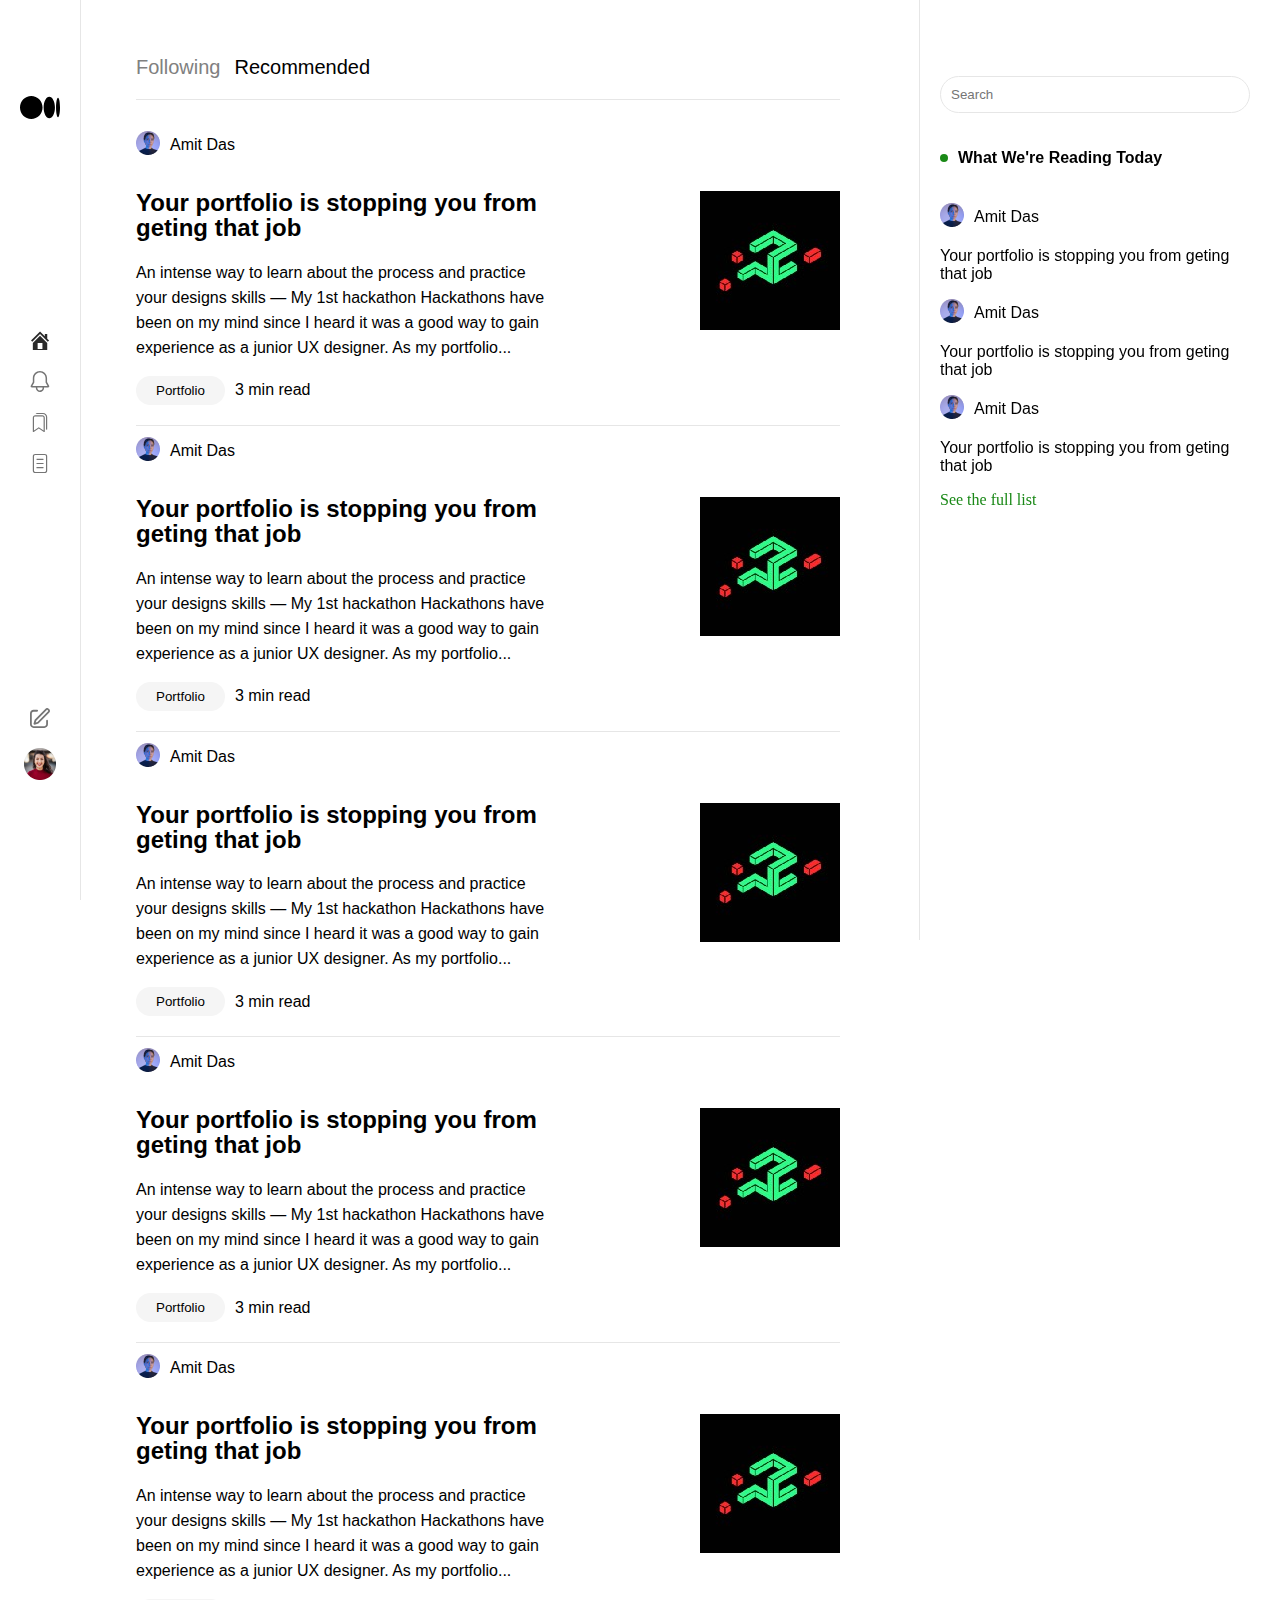
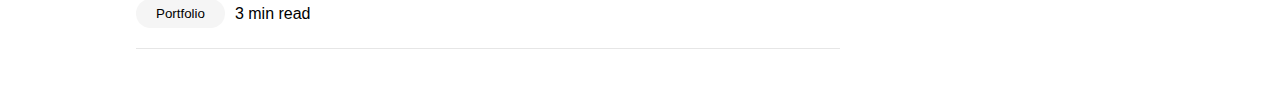
<file: lw2/index.html>
<!DOCTYPE html>
<html>
<head>
  <meta charset="UTF-8">
  <meta name="viewport" content="width=device-width, initial-scale=1.0">
  <link type="text/css" href="style.css" rel="stylesheet">
  <title>lw2</title>
</head>
<body>

  <div class="wrapper">

    <div class="navig">

      <div class="navig-block">
        <a href="#">
          <div>
            <svg width="40" height="23" viewBox="0 0 40 23" fill="none" xmlns="http://www.w3.org/2000/svg">
              <path d="M22.5624 11.5002C22.5624 17.8514 17.5116 23 11.2814 23C5.05122 23 0 17.8502 0 11.5002C0 5.15017 5.05083 0 11.2814 0C17.512 0 22.5624 5.14901 22.5624 11.5002ZM34.9381 11.5002C34.9381 17.4785 32.4126 22.3267 29.2974 22.3267C26.1821 22.3267 23.6567 17.4785 23.6567 11.5002C23.6567 5.52192 26.1817 0.673652 29.297 0.673652C32.4123 0.673652 34.9377 5.52037 34.9377 11.5002H34.9381ZM40 11.5002C40 16.8553 39.1119 21.1991 38.0162 21.1991C36.9204 21.1991 36.0327 16.8564 36.0327 11.5002C36.0327 6.14397 36.9207 1.80132 38.0162 1.80132C39.1116 1.80132 40 6.14358 40 11.5002Z" fill="black"/>
            </svg>
          </div>
        </a>
      </div>

      <div class="navig-block">
        <div class="navig-item">
          <svg width="19" height="20" viewBox="0 0 19 20" fill="none" xmlns="http://www.w3.org/2000/svg">
            <a href="#">  
              <path d="M16.236 7.7L18.072 9.536L16.8 10.808L9.036 3.044L1.272 10.808L0 9.536L9.036 0.5L13.836 5.3V2.9H16.236V7.7ZM9.036 4.748L16.236 11.936V19.1H1.836V11.936L9.036 4.748ZM11.436 17.9V11.9H6.636V17.9H11.436Z" fill="#292929"/>
            </a>
          </svg>
        </div>
        <div class="navig-item">
          <svg width="20" height="21" viewBox="0 0 20 21" fill="none" xmlns="http://www.w3.org/2000/svg">
            <a href="#">
              <path d="M19.1064 14.8392L17.0594 11.0599V7.125C17.0594 3.19627 13.8631 0 9.93438 0C6.00564 0 2.80938 3.19627 2.80938 7.125V11.0599L0.76225 14.8391C0.669415 15.0105 0.622691 15.203 0.626656 15.3979C0.630621 15.5927 0.685139 15.7832 0.784869 15.9507C0.884598 16.1181 1.02612 16.2568 1.19556 16.3531C1.365 16.4494 1.55656 16.5 1.75145 16.5H5.82653C5.81517 16.6247 5.80942 16.7498 5.80933 16.875C5.80933 17.969 6.24393 19.0182 7.01751 19.7918C7.7911 20.5654 8.84031 21 9.93433 21C11.0283 21 12.0776 20.5654 12.8511 19.7918C13.6247 19.0182 14.0593 17.969 14.0593 16.875C14.0593 16.7484 14.0533 16.6236 14.0421 16.5H18.1172C18.3121 16.5 18.5036 16.4493 18.673 16.353C18.8424 16.2567 18.9839 16.1181 19.0837 15.9506C19.1834 15.7832 19.2379 15.5927 19.2418 15.3979C19.2458 15.2031 19.1991 15.0105 19.1063 14.8392H19.1064ZM12.5594 16.875C12.5597 17.2357 12.4856 17.5927 12.3418 17.9235C12.198 18.2543 11.9876 18.552 11.7236 18.7979C11.4597 19.0438 11.1479 19.2326 10.8077 19.3526C10.4675 19.4726 10.1062 19.5212 9.74638 19.4954C9.38657 19.4696 9.03594 19.3698 8.71639 19.2025C8.39683 19.0351 8.1152 18.8036 7.88908 18.5226C7.66296 18.2415 7.4972 17.9168 7.40215 17.5688C7.30709 17.2208 7.28478 16.857 7.33661 16.5H12.5321C12.5501 16.6242 12.5592 16.7495 12.5594 16.875ZM2.38103 15L4.30938 11.4401V7.125C4.30938 5.63316 4.90201 4.20242 5.9569 3.14752C7.01179 2.09263 8.44253 1.5 9.93438 1.5C11.4262 1.5 12.857 2.09263 13.9118 3.14752C14.9667 4.20242 15.5594 5.63316 15.5594 7.125V11.4401L17.4876 15H2.38103Z" fill="#757575"/>
            </a>
          </svg>
        </div>
        <div class="navig-item">
          <svg width="16" height="21" viewBox="0 0 16 21" fill="none" xmlns="http://www.w3.org/2000/svg">
            <a href="#">
              <path d="M3.5216 2.09999C3.73224 1.73516 4.0352 1.43219 4.40003 1.22155C4.76487 1.0109 5.17872 0.900005 5.6 0.899994H11C12.1139 0.899994 13.1822 1.34249 13.9698 2.13015C14.7575 2.9178 15.2 3.98608 15.2 5.09999V17.1C15.1999 17.2085 15.1705 17.315 15.1147 17.4081C15.0589 17.5012 14.9789 17.5774 14.8832 17.6286C14.7875 17.6799 14.6797 17.7042 14.5713 17.699C14.4629 17.6938 14.358 17.6593 14.2676 17.5992L14 17.4216V5.09999C14 4.30434 13.6839 3.54128 13.1213 2.97867C12.5587 2.41606 11.7956 2.09999 11 2.09999H3.5216ZM3.2 3.29999C2.56348 3.29999 1.95303 3.55285 1.50294 4.00294C1.05286 4.45302 0.799999 5.06347 0.799999 5.69999V19.5C0.800055 19.6085 0.829548 19.715 0.885336 19.8081C0.941124 19.9012 1.02112 19.9774 1.1168 20.0286C1.21248 20.0799 1.32026 20.1042 1.42867 20.099C1.53708 20.0938 1.64205 20.0593 1.7324 19.9992L6.8 16.6212L11.8676 19.9992C11.958 20.0593 12.0629 20.0938 12.1713 20.099C12.2797 20.1042 12.3875 20.0799 12.4832 20.0286C12.5789 19.9774 12.6589 19.9012 12.7147 19.8081C12.7705 19.715 12.7999 19.6085 12.8 19.5V5.69999C12.8 5.06347 12.5471 4.45302 12.0971 4.00294C11.647 3.55285 11.0365 3.29999 10.4 3.29999H3.2ZM2 5.69999C2 5.38173 2.12643 5.07651 2.35147 4.85147C2.57652 4.62642 2.88174 4.49999 3.2 4.49999H10.4C10.7183 4.49999 11.0235 4.62642 11.2485 4.85147C11.4736 5.07651 11.6 5.38173 11.6 5.69999V18.3792L7.1324 15.4008C7.03393 15.3353 6.91828 15.3003 6.8 15.3003C6.68172 15.3003 6.56607 15.3353 6.4676 15.4008L2 18.3792V5.69999Z" fill="#757575"/>
            </a>
          </svg>
        </div>
        <div class="navig-item">
          <svg width="16" height="21" viewBox="0 0 16 21" fill="none" xmlns="http://www.w3.org/2000/svg">
            <a href="#">
              <path d="M3.2 0.899994H12.8C13.4365 0.899994 14.047 1.15285 14.4971 1.60294C14.9471 2.05302 15.2 2.66347 15.2 3.29999V17.7C15.2 18.3365 14.9471 18.947 14.4971 19.3971C14.047 19.8471 13.4365 20.1 12.8 20.1H3.2C2.56348 20.1 1.95303 19.8471 1.50294 19.3971C1.05286 18.947 0.799999 18.3365 0.799999 17.7V3.29999C0.799999 2.66347 1.05286 2.05302 1.50294 1.60294C1.95303 1.15285 2.56348 0.899994 3.2 0.899994ZM3.2 2.09999C2.88174 2.09999 2.57652 2.22642 2.35147 2.45147C2.12643 2.67651 2 2.98173 2 3.29999V17.7C2 18.0183 2.12643 18.3235 2.35147 18.5485C2.57652 18.7736 2.88174 18.9 3.2 18.9H12.8C13.1183 18.9 13.4235 18.7736 13.6485 18.5485C13.8736 18.3235 14 18.0183 14 17.7V3.29999C14 2.98173 13.8736 2.67651 13.6485 2.45147C13.4235 2.22642 13.1183 2.09999 12.8 2.09999H3.2ZM11.6 6.29999C11.6 6.44042 11.5508 6.57642 11.4609 6.68431C11.371 6.79219 11.2461 6.86512 11.108 6.89039L11 6.89999H5C4.85006 6.90027 4.70546 6.8444 4.59466 6.74338C4.48386 6.64237 4.4149 6.50353 4.40135 6.35421C4.3878 6.20489 4.43065 6.0559 4.52146 5.9366C4.61227 5.81729 4.74446 5.73631 4.892 5.70959L5 5.69999H11C11.1591 5.69999 11.3117 5.76321 11.4243 5.87573C11.5368 5.98825 11.6 6.14086 11.6 6.29999ZM11.6 10.5C11.6 10.6404 11.5508 10.7764 11.4609 10.8843C11.371 10.9922 11.2461 11.0651 11.108 11.0904L11 11.1H5C4.85006 11.1003 4.70546 11.0444 4.59466 10.9434C4.48386 10.8424 4.4149 10.7035 4.40135 10.5542C4.3878 10.4049 4.43065 10.2559 4.52146 10.1366C4.61227 10.0173 4.74446 9.93631 4.892 9.90959L5 9.89999H11C11.1591 9.89999 11.3117 9.96321 11.4243 10.0757C11.5368 10.1883 11.6 10.3409 11.6 10.5ZM11.6 14.7C11.6 14.8404 11.5508 14.9764 11.4609 15.0843C11.371 15.1922 11.2461 15.2651 11.108 15.2904L11 15.3H5C4.85006 15.3003 4.70546 15.2444 4.59466 15.1434C4.48386 15.0424 4.4149 14.9035 4.40135 14.7542C4.3878 14.6049 4.43065 14.4559 4.52146 14.3366C4.61227 14.2173 4.74446 14.1363 4.892 14.1096L5 14.1H11C11.1591 14.1 11.3117 14.1632 11.4243 14.2757C11.5368 14.3883 11.6 14.5409 11.6 14.7Z" fill="#757575"/>
            </a>
          </svg>                            
        </div>
      </div>

      <div class="navig-block">
        <div class="navig-item">
          <svg width="20" height="21" viewBox="0 0 20 21" fill="none" xmlns="http://www.w3.org/2000/svg">
            <a href="#">
              <path d="M5.72 15.456L7.481 14.948L18.084 4.21803C18.1676 4.13233 18.2142 4.01716 18.2136 3.89741C18.2131 3.77767 18.1654 3.66295 18.081 3.57803L17.446 2.93603C17.405 2.89387 17.3559 2.8603 17.3018 2.83729C17.2477 2.81427 17.1895 2.80228 17.1306 2.802C17.0718 2.80172 17.0135 2.81316 16.9591 2.83566C16.9048 2.85816 16.8554 2.89126 16.814 2.93303L6.239 13.635L5.719 15.455L5.72 15.456ZM18.703 1.66403L19.338 2.30703C20.214 3.19403 20.222 4.62503 19.354 5.50303L8.428 16.561L4.664 17.645C4.4342 17.7094 4.18826 17.6799 3.98016 17.5631C3.77206 17.4463 3.6188 17.2517 3.554 17.022C3.50578 16.8569 3.50509 16.6815 3.552 16.516L4.647 12.676L15.544 1.64703C15.7512 1.43839 15.9979 1.27309 16.2696 1.16078C16.5414 1.04847 16.8328 0.991398 17.1269 0.992887C17.4209 0.994377 17.7117 1.0544 17.9823 1.16946C18.2529 1.28451 18.4979 1.4523 18.703 1.66303V1.66403ZM7.184 2.81703C7.68 2.81703 8.082 3.22403 8.082 3.72603C8.08279 3.8447 8.06018 3.96236 8.01547 4.07228C7.97076 4.18221 7.90481 4.28224 7.82141 4.36666C7.73801 4.45108 7.63879 4.51824 7.52942 4.56429C7.42004 4.61034 7.30267 4.63438 7.184 4.63503H3.592C2.6 4.63503 1.796 5.44903 1.796 6.45203V17.358C1.796 18.362 2.6 19.176 3.592 19.176H14.368C15.36 19.176 16.165 18.362 16.165 17.358V13.723C16.165 13.221 16.567 12.814 17.063 12.814C17.559 12.814 17.961 13.221 17.961 13.724V17.358C17.961 19.366 16.352 20.994 14.368 20.994H3.592C1.608 20.994 0 19.366 0 17.358V6.45203C0 4.44503 1.608 2.81703 3.592 2.81703H7.184Z" fill="#757575"/>
            </a>
          </svg>
        </div>
          <div class="navig-item">
            <a href="#">
              <img src="img/user.png">
            </a>
          </div>
      </div>

    </div>



    <div class="content">

      <div class="content-head">
        <a href="#" class="content-head-link" id="Following">Following</a>
        <a href="#" class="content-head-link" id="Recommended">Recommended</a>
      </div>

      <div class="content-body">

        <div class="content-block">
          <div class="content-post">
            <div class="user">
              <div><img src="img/user2.png"></div>
              <p class="user-name">Amit Das</p>
            </div>
            <div class="content-text">
              <h2>Your portfolio is stopping you from geting that job</h2>
              <p>An intense way to learn about the process and practice your designs skills — My 1st hackathon Hackathons have been on my mind since I heard it was a good way to gain experience as a junior UX designer. As my portfolio...</p>
            </div>
            <div class="content-button">
              <button type="button">Portfolio</button>
              <div class="min">3 min read</div>
            </div>
          </div>
          <div class="content-img">
            <img src="img/content.png">
          </div>
        </div>

        <div class="content-block">
          <div class="content-post">
            <div class="user">
              <div><img src="img/user2.png"></div>
              <p class="user-name">Amit Das</p>
            </div>
            <div class="content-text">
              <h2>Your portfolio is stopping you from geting that job</h2>
              <p>An intense way to learn about the process and practice your designs skills — My 1st hackathon Hackathons have been on my mind since I heard it was a good way to gain experience as a junior UX designer. As my portfolio...</p>
            </div>
            <div class="content-button">
              <button>Portfolio</button>
              <div class="min">3 min read</div>
            </div>
          </div>
          <div class="content-img">
            <img src="img/content.png">
          </div>
        </div>

        <div class="content-block">
          <div class="content-post">
            <div class="user">
              <div><img src="img/user2.png"></div>
              <p class="user-name">Amit Das</p>
            </div>
            <div class="content-text">
              <h2>Your portfolio is stopping you from geting that job</h2>
              <p>An intense way to learn about the process and practice your designs skills — My 1st hackathon Hackathons have been on my mind since I heard it was a good way to gain experience as a junior UX designer. As my portfolio...</p>
            </div>
            <div class="content-button">
              <button>Portfolio</button>
              <div class="min">3 min read</div>
            </div>
          </div>
          <div class="content-img">
            <img src="img/content.png">
          </div>
        </div>

        <div class="content-block">
          <div class="content-post">
            <div class="user">
              <div><img src="img/user2.png"></div>
              <p class="user-name">Amit Das</p>
            </div>
            <div class="content-text">
              <h2>Your portfolio is stopping you from geting that job</h2>
              <p>An intense way to learn about the process and practice your designs skills — My 1st hackathon Hackathons have been on my mind since I heard it was a good way to gain experience as a junior UX designer. As my portfolio...</p>
            </div>
            <div class="content-button">
              <button>Portfolio</button>
              <div class="min">3 min read</div>
            </div>
          </div>
          <div class="content-img">
            <img src="img/content.png">
          </div>
        </div>

        <div class="content-block">
          <div class="content-post">
            <div class="user">
              <div><img src="img/user2.png"></div>
              <p class="user-name">Amit Das</p>
            </div>
            <div class="content-text">
              <h2>Your portfolio is stopping you from geting that job</h2>
              <p>An intense way to learn about the process and practice your designs skills — My 1st hackathon Hackathons have been on my mind since I heard it was a good way to gain experience as a junior UX designer. As my portfolio...</p>
            </div>
            <div class="content-button">
              <button>Portfolio</button>
              <div class="min">3 min read</div>
            </div>
          </div>
          <div class="content-img">
            <img src="img/content.png">
          </div>
        </div>
      
      </div>
    </div>
    
    
    
    <div class="poisk">

      <form>
        <input type="text" placeholder="Search">
      </form>

      <div class="poisk-header">
        <svg id="poisk-svg" width="8" height="8" viewBox="0 0 8 8" fill="none" xmlns="http://www.w3.org/2000/svg">
          <circle cx="4" cy="4" r="4" fill="#1A8917"/>
        </svg>
        <p>What We're Reading Today</p>
      </div>
      
      <div class="poisk-block">
        <div class="user">
          <div><img src="img/user2.png"></div>
          <p class="user-name-poisk">Amit Das</p>
        </div>
        <div>
          <p>Your portfolio is stopping you from geting that job</p>
        </div>
      </div>

      <div class="poisk-block">
        <div class="user">
          <div><img src="img/user2.png"></div>
          <p class="user-name-poisk">Amit Das</p>
        </div>
        <div>
          <p>Your portfolio is stopping you from geting that job</p>
        </div>
      </div>

      <div class="poisk-block">
        <div class="user">
          <div><img src="img/user2.png"></div>
          <p class="user-name-poisk">Amit Das</p>
        </div>
        <div>
          <p>Your portfolio is stopping you from geting that job</p>
        </div>
      </div>

      <div>
        <a href="#" id="poisk-link">See the full list</a>
      </div>
    </div>
  </div>

</body>
</html>
</file>
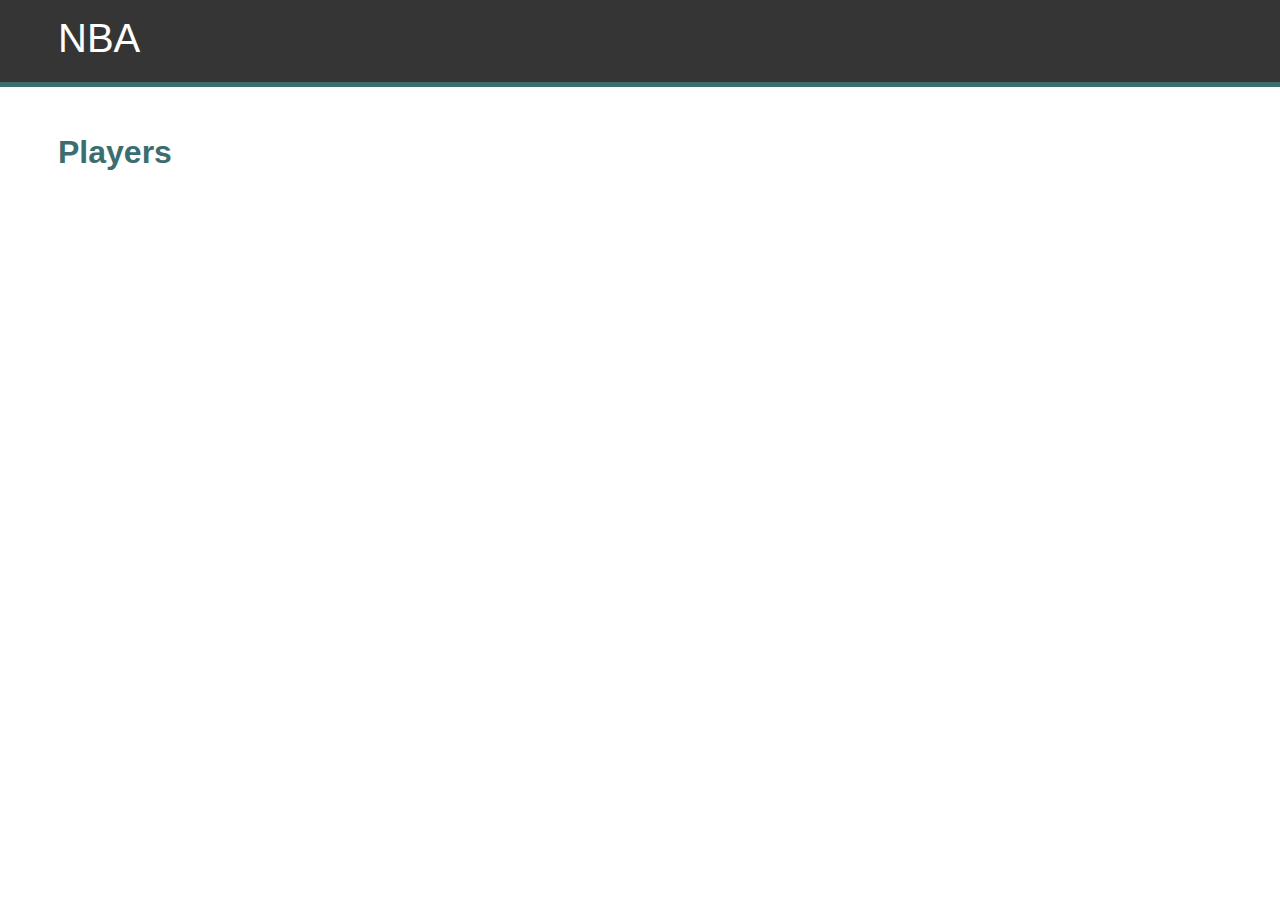
<file: lw4/index.html>
<!DOCTYPE html>
<html lang="ru">
  <head>
    <meta charset="UTF-8" />
    <meta name="viewport" content="width=device-width, initial-scale=1.0" />
    <link rel="stylesheet" href="style.css" />
    <title>lw4</title>
  </head>
  <body>
    <header>
      <div class="header-content">
        <a href="#" class="header-logo">NBA</a>
      </div>
    </header>
    <div class="container">
      <h2>Players</h2>
      <div class="players"></div>
    </div>
    <script src="script.js"></script>
  </body>
</html>
</file>
<file: lw2/style.css>
body{
    padding: 0;
    margin: 0;
}
.wrapper{
    padding: 0;
    margin: 0;
    display: flex;
}
.navig{
    width: 80px;
    border-right: 1px solid #e6e6e6;
    position: fixed;
    height: 100vh;
    display: flex;
    flex-direction: column;
}
.navig-block{
    margin: auto;
}
.navig-item{
    margin: 20px 0 20px 0;
}
svg{
    display: block;
    margin: auto;
}
.content{
    width: 70%;
    padding: 56px;
    margin-left: 80px;
    margin-right: 30%;
}
.content-head{
    padding-bottom: 20px;
    border-bottom: 1px solid #e6e6e6;
}
.content-head-link{
    text-decoration: none;
    margin-right: 10px;
    font-size: 20px;
    font-family: Arial;
}
#Following{
    color: gray;
}
#Following:hover{
    transition: 0.5s;
    color: black;
}
#Recommended{
    color: black;
}
.content-body{
    margin-top: 20px;
}
.content-block{
    display: flex;
    padding-bottom: 20px;
    border-bottom: 1px solid #e6e6e6;
}
.content-post{
    font-family: Arial;
}
.user-name{
    padding-left: 10px;
}
.content-img{
    align-self: center;
}
.user{
    display: flex;
    align-items: center;
}
.content-text{
    padding-right:25%;
    line-height: 25px;
}
.content-button{
    display: flex;
}
button{
    margin-right: 10px;
    border: none;
    border-radius: 25px;
    padding: 7px 20px 7px 20px;
    background-color: #F5F5F5;
}
.min{
    align-self: center;
}
.poisk{
    height: 100vh;
    width: 25%;
    padding: 20px;
    border-left: 1px solid #e6e6e6;
    position: fixed;
    right: 0;
}
input{
    margin-top: 56px;
    width: 90%;
    padding: 10px;
    border: 1px solid #e6e6e6;
    border-radius: 25px;
}
.poisk-header{
    display: flex;
    align-items: center;
    margin: 20px 0 20px 0;
    font-family: arial;
    font-weight: bold;
}
#poisk-svg{
    margin-left: 0;
    margin-right: 10px;
}
.poisk-block{
    font-family: Arial;
}
#poisk-link{
    text-decoration: none;
    color: #1A8917;
}
.user-name-poisk{
    margin: 0 0 0 10px;
}
</file>
<file: lw4/style.css>
body {
  margin: 0;
  padding: 0;
  background-color: #ffffff;
  font-family: Arial, Helvetica, sans-serif;
}

header {
  background-color: #353535;
  border-bottom: 5px solid #3c6e71;
}

.header-content {
  max-width: 1200px;
  margin: 0 auto;
  align-items: center;
  padding: 16px;
  height: 50px;
}

.header-logo {
  font-size: 40px;
  text-decoration: none;
  color: #ffffff;
  margin-left: 18px;
}

.container {
  max-width: 1200px;
  margin: 0 auto;
  padding-top: 20px;
}

h2 {
  font-size: 32px;
  text-decoration: none;
  color: #3c6e71;
  margin-left: 18px;
}

.players {
  display: flex;
  flex-wrap: wrap;
  justify-content: space-around;
}

.player {
  width: 200px;
  padding: 10px;
  margin: 20px 10px;
}

.player:hover {
  background-color: #d9d9d9;
}

.player-name {
  font-size: 20px;
  font-weight: bold;
  color: #3c6e71;
  padding-bottom: 3px;
  border-bottom: 2px solid #3c6e71;
  margin-bottom: 10px;
}
</file>
